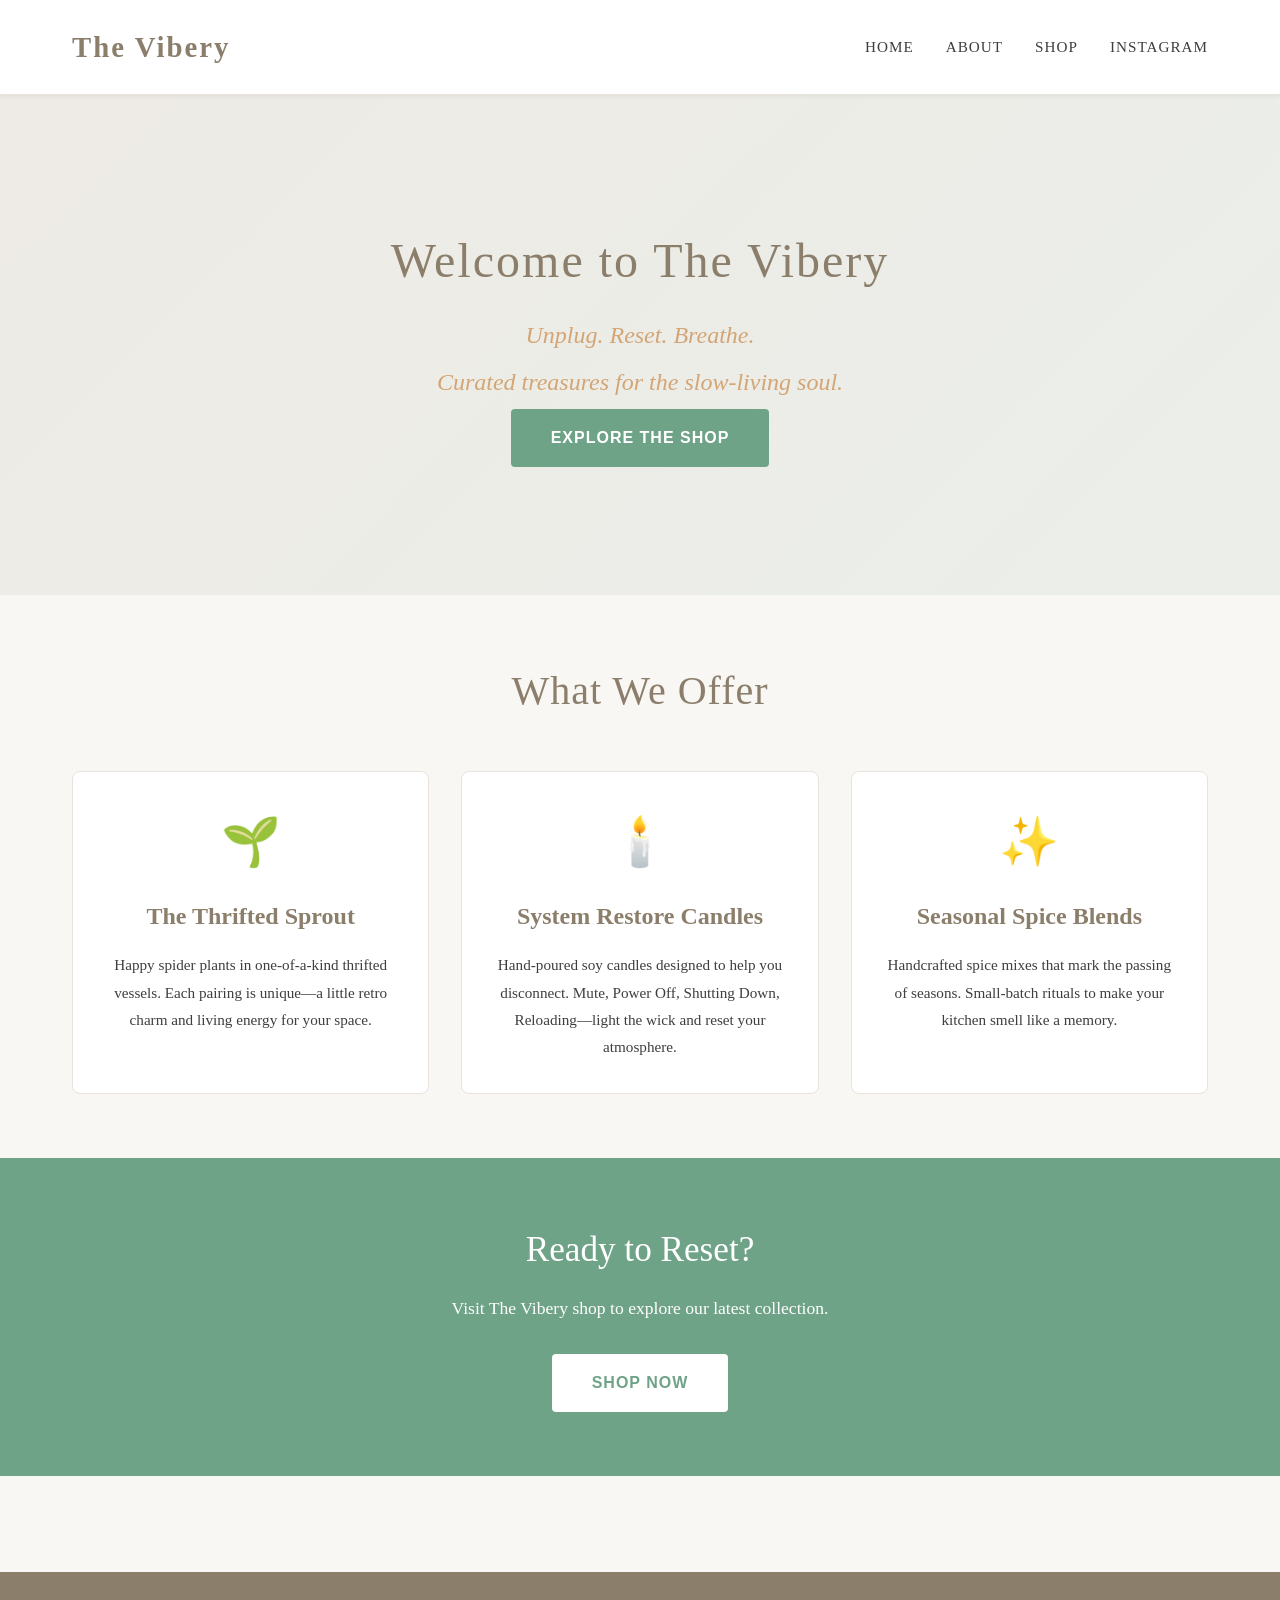
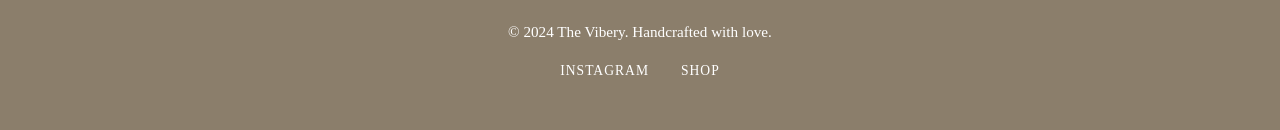
<file: index.html>
<!DOCTYPE html>
<html lang="en">
<head>
    <meta charset="UTF-8">
    <meta name="viewport" content="width=device-width, initial-scale=1.0">
    <title>The Vibery | Slow Living & Good Vibes</title>
    <link rel="stylesheet" href="style.css">
</head>
<body>
    <!-- Navigation -->
    <nav class="navbar">
        <div class="nav-container">
            <h1 class="logo">The Vibery</h1>
            <ul class="nav-links">
                <li><a href="index.html">Home</a></li>
                <li><a href="about.html">About</a></li>
                <li><a href="https://viberycartel.bigcartel.com/" target="_blank">Shop</a></li>
                <li><a href="https://instagram.com/viberary_archives" target="_blank">Instagram</a></li>
            </ul>
        </div>
    </nav>

    <!-- Hero Section -->
    <section class="hero">
        <div class="hero-content">
            <h2>Welcome to The Vibery</h2>
            <p>Unplug. Reset. Breathe.</p>
            <p class="hero-subtext">Curated treasures for the slow-living soul.</p>
            <a href="https://viberycartel.bigcartel.com/" class="cta-button">Explore the Shop</a>
        </div>
    </section>

    <!-- Featured Products Section -->
    <section class="featured">
        <h2>What We Offer</h2>
        <div class="product-grid">
            <!-- Product 1: Spider Plants -->
            <div class="product-card">
                <div class="product-icon">🌱</div>
                <h3>The Thrifted Sprout</h3>
                <p>Happy spider plants in one-of-a-kind thrifted vessels. Each pairing is unique—a little retro charm and living energy for your space.</p>
            </div>

            <!-- Product 2: Candles -->
            <div class="product-card">
                <div class="product-icon">🕯️</div>
                <h3>System Restore Candles</h3>
                <p>Hand-poured soy candles designed to help you disconnect. Mute, Power Off, Shutting Down, Reloading—light the wick and reset your atmosphere.</p>
            </div>

            <!-- Product 3: Spice Mixes -->
            <div class="product-card">
                <div class="product-icon">✨</div>
                <h3>Seasonal Spice Blends</h3>
                <p>Handcrafted spice mixes that mark the passing of seasons. Small-batch rituals to make your kitchen smell like a memory.</p>
            </div>
        </div>
    </section>

    <!-- Call to Action -->
    <section class="cta">
        <h2>Ready to Reset?</h2>
        <p>Visit The Vibery shop to explore our latest collection.</p>
        <a href="https://viberycartel.bigcartel.com/" class="cta-button">Shop Now</a>
    </section>

    <!-- Footer -->
    <footer>
        <div class="footer-content">
            <p>&copy; 2024 The Vibery. Handcrafted with love.</p>
            <div class="social-links">
                <a href="https://instagram.com/viberary_archives" target="_blank">Instagram</a>
                <a href="https://viberycartel.bigcartel.com/" target="_blank">Shop</a>
            </div>
        </div>
    </footer>
</body>
</html>
</file>
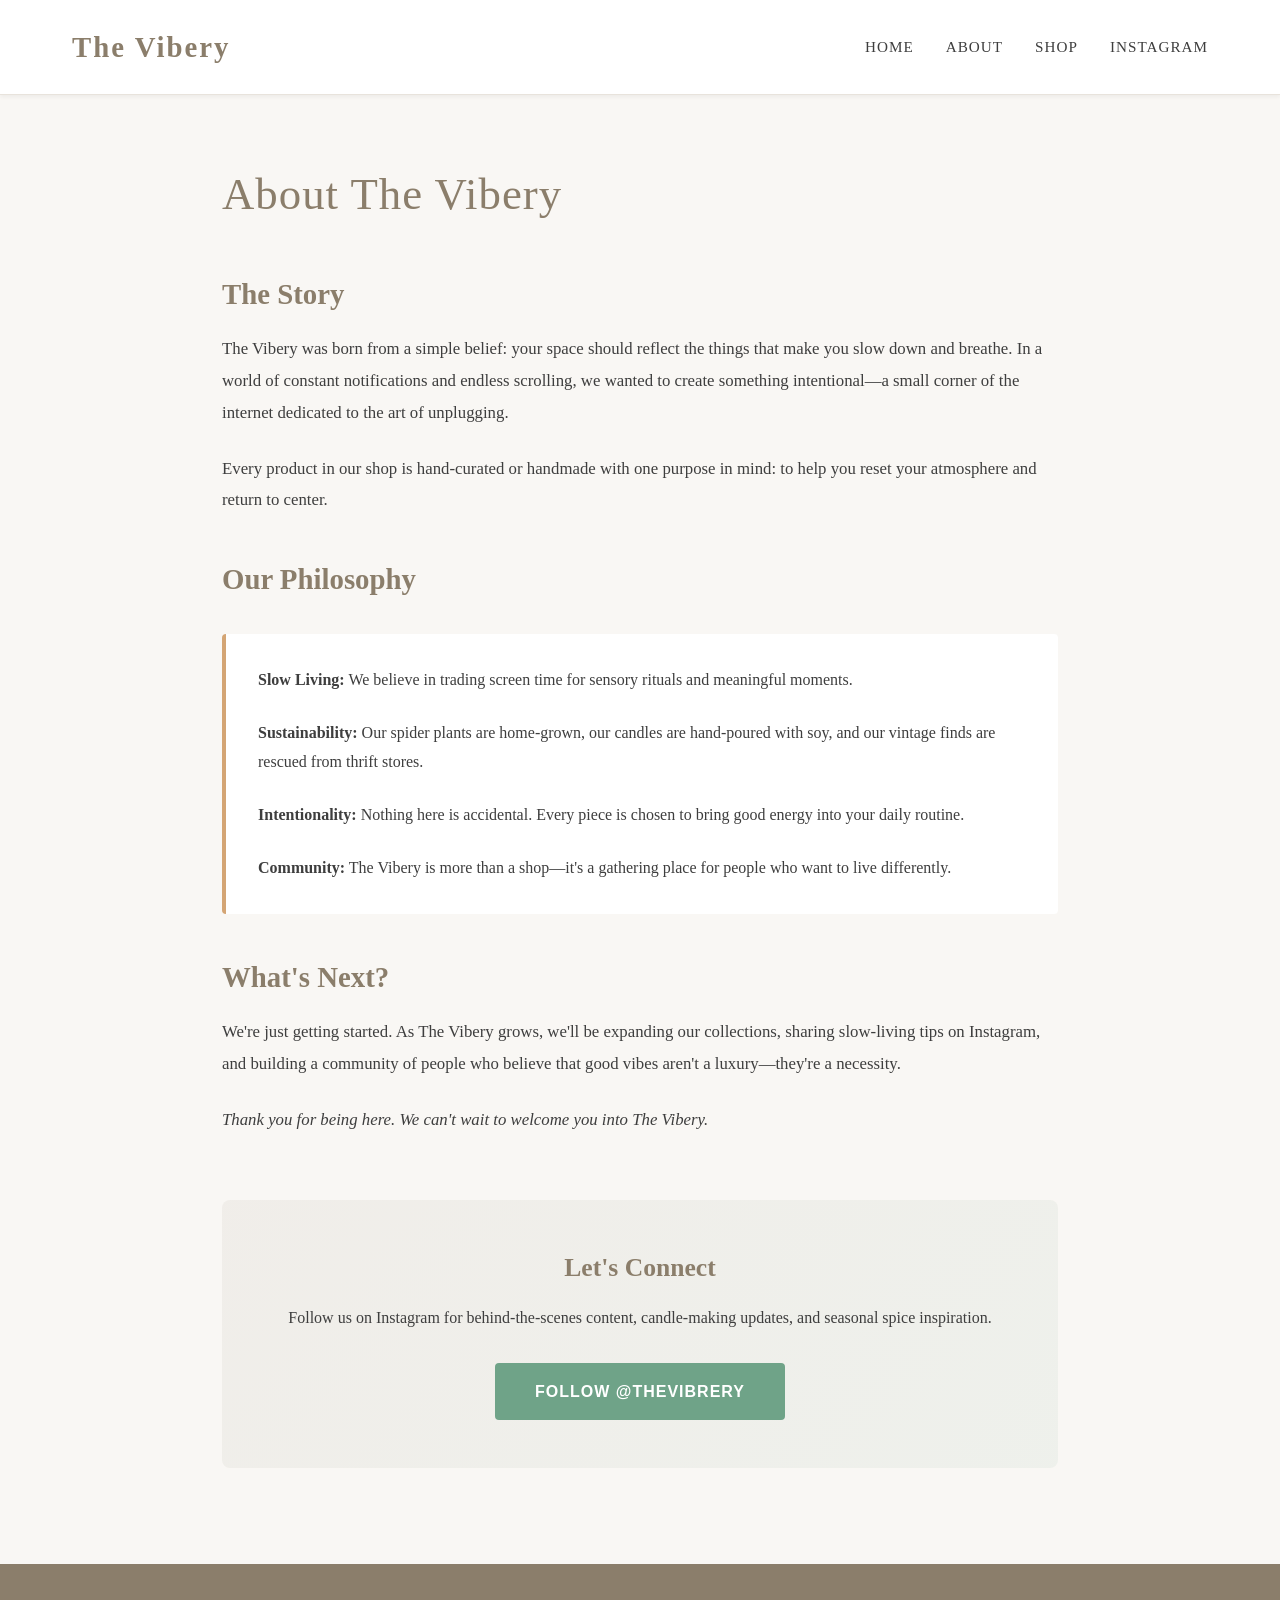
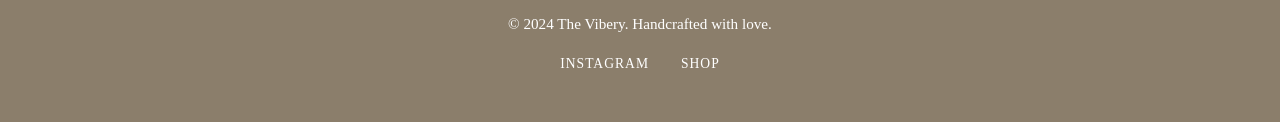
<file: about.html>
<!DOCTYPE html>
<html lang="en">
<head>
    <meta charset="UTF-8">
    <meta name="viewport" content="width=device-width, initial-scale=1.0">
    <title>About The Vibery</title>
    <link rel="stylesheet" href="style.css">
</head>
<body>
    <!-- Navigation -->
    <nav class="navbar">
        <div class="nav-container">
            <h1 class="logo">The Vibery</h1>
            <ul class="nav-links">
                <li><a href="index.html">Home</a></li>
                <li><a href="about.html">About</a></li>
                <li><a href="https://viberycartel.bigcartel.com/" target="_blank">Shop</a></li>
                <li><a href="https://instagram.com/viberary_archives" target="_blank">Instagram</a></li>
            </ul>
        </div>
    </nav>

    <!-- About Section -->
    <section class="about-section">
        <div class="about-container">
            <h1>About The Vibery</h1>
            
            <div class="about-content">
                <h2>The Story</h2>
                <p>The Vibery was born from a simple belief: your space should reflect the things that make you slow down and breathe. In a world of constant notifications and endless scrolling, we wanted to create something intentional—a small corner of the internet dedicated to the art of unplugging.</p>
                
                <p>Every product in our shop is hand-curated or handmade with one purpose in mind: to help you reset your atmosphere and return to center.</p>

                <h2>Our Philosophy</h2>
                <ul class="philosophy-list">
                    <li><strong>Slow Living:</strong> We believe in trading screen time for sensory rituals and meaningful moments.</li>
                    <li><strong>Sustainability:</strong> Our spider plants are home-grown, our candles are hand-poured with soy, and our vintage finds are rescued from thrift stores.</li>
                    <li><strong>Intentionality:</strong> Nothing here is accidental. Every piece is chosen to bring good energy into your daily routine.</li>
                    <li><strong>Community:</strong> The Vibery is more than a shop—it's a gathering place for people who want to live differently.</li>
                </ul>

                <h2>What's Next?</h2>
                <p>We're just getting started. As The Vibery grows, we'll be expanding our collections, sharing slow-living tips on Instagram, and building a community of people who believe that good vibes aren't a luxury—they're a necessity.</p>

                <p><em>Thank you for being here. We can't wait to welcome you into The Vibery.</em></p>
            </div>

            <div class="about-cta">
                <h3>Let's Connect</h3>
                <p>Follow us on Instagram for behind-the-scenes content, candle-making updates, and seasonal spice inspiration.</p>
                <a href="https://instagram.com/viberary_archives" class="cta-button" target="_blank">Follow @thevibrery</a>
            </div>
        </div>
    </section>

    <!-- Footer -->
    <footer>
        <div class="footer-content">
            <p>&copy; 2024 The Vibery. Handcrafted with love.</p>
            <div class="social-links">
                <a href="https://instagram.com/viberary_archives" target="_blank">Instagram</a>
                <a href="https://viberycartel.bigcartel.com/" target="_blank">Shop</a>
            </div>
        </div>
    </footer>
</body>
</html>
</file>
<file: style.css>
/* ===========================
   GLOBAL STYLES
   =========================== */

* {
    margin: 0;
    padding: 0;
    box-sizing: border-box;
}

:root {
    --primary-color: #8B7E6B;      /* Warm taupe */
    --secondary-color: #D4A574;    /* Soft gold */
    --accent-color: #6FA388;       /* Sage green */
    --light-bg: #F9F7F4;           /* Warm white */
    --dark-text: #3E3E3E;          /* Charcoal */
    --border-color: #E8E3DC;       /* Light tan */
}

body {
    font-family: 'Georgia', serif;
    color: var(--dark-text);
    background-color: var(--light-bg);
    line-height: 1.6;
}

/* ===========================
   NAVIGATION
   =========================== */

.navbar {
    background-color: white;
    border-bottom: 1px solid var(--border-color);
    position: sticky;
    top: 0;
    z-index: 100;
    box-shadow: 0 2px 4px rgba(0, 0, 0, 0.05);
}

.nav-container {
    max-width: 1200px;
    margin: 0 auto;
    padding: 1.5rem 2rem;
    display: flex;
    justify-content: space-between;
    align-items: center;
}

.logo {
    font-size: 1.8rem;
    font-weight: 600;
    color: var(--primary-color);
    letter-spacing: 2px;
}

.nav-links {
    list-style: none;
    display: flex;
    gap: 2rem;
}

.nav-links a {
    text-decoration: none;
    color: var(--dark-text);
    font-size: 0.95rem;
    transition: color 0.3s ease;
    text-transform: uppercase;
    letter-spacing: 1px;
}

.nav-links a:hover {
    color: var(--accent-color);
}

/* ===========================
   HERO SECTION
   =========================== */

.hero {
    background: linear-gradient(135deg, rgba(139, 126, 107, 0.1), rgba(111, 163, 136, 0.1));
    padding: 6rem 2rem;
    text-align: center;
    min-height: 500px;
    display: flex;
    align-items: center;
    justify-content: center;
}

.hero-content h2 {
    font-size: 3rem;
    color: var(--primary-color);
    margin-bottom: 1rem;
    font-weight: 400;
    letter-spacing: 2px;
}

.hero-content p {
    font-size: 1.5rem;
    color: var(--secondary-color);
    margin-bottom: 0.5rem;
    font-style: italic;
}

.hero-subtext {
    font-size: 1.1rem;
    color: var(--dark-text);
    margin-bottom: 2rem;
}

.cta-button {
    display: inline-block;
    background-color: var(--accent-color);
    color: white;
    padding: 1rem 2.5rem;
    text-decoration: none;
    border-radius: 4px;
    font-size: 1rem;
    font-family: 'Arial', sans-serif;
    font-weight: 600;
    transition: all 0.3s ease;
    text-transform: uppercase;
    letter-spacing: 1px;
}

.cta-button:hover {
    background-color: var(--primary-color);
    transform: translateY(-2px);
    box-shadow: 0 4px 12px rgba(111, 163, 136, 0.3);
}

/* ===========================
   FEATURED PRODUCTS SECTION
   =========================== */

.featured {
    max-width: 1200px;
    margin: 4rem auto;
    padding: 0 2rem;
}

.featured h2 {
    text-align: center;
    font-size: 2.5rem;
    color: var(--primary-color);
    margin-bottom: 3rem;
    font-weight: 400;
    letter-spacing: 1px;
}

.product-grid {
    display: grid;
    grid-template-columns: repeat(auto-fit, minmax(300px, 1fr));
    gap: 2rem;
}

.product-card {
    background: white;
    padding: 2rem;
    border-radius: 8px;
    text-align: center;
    border: 1px solid var(--border-color);
    transition: all 0.3s ease;
}

.product-card:hover {
    box-shadow: 0 8px 20px rgba(139, 126, 107, 0.15);
    transform: translateY(-4px);
}

.product-icon {
    font-size: 3rem;
    margin-bottom: 1rem;
}

.product-card h3 {
    font-size: 1.5rem;
    color: var(--primary-color);
    margin-bottom: 1rem;
    font-weight: 600;
}

.product-card p {
    color: var(--dark-text);
    font-size: 0.95rem;
    line-height: 1.8;
}

/* ===========================
   CTA SECTION
   =========================== */

.cta {
    background-color: var(--accent-color);
    color: white;
    padding: 4rem 2rem;
    text-align: center;
    margin: 4rem 0;
}

.cta h2 {
    font-size: 2.2rem;
    margin-bottom: 1rem;
    font-weight: 400;
}

.cta p {
    font-size: 1.1rem;
    margin-bottom: 2rem;
}

.cta .cta-button {
    background-color: white;
    color: var(--accent-color);
}

.cta .cta-button:hover {
    background-color: var(--light-bg);
}

/* ===========================
   ABOUT SECTION
   =========================== */

.about-section {
    max-width: 900px;
    margin: 4rem auto;
    padding: 0 2rem;
}

.about-container h1 {
    font-size: 2.8rem;
    color: var(--primary-color);
    margin-bottom: 2rem;
    font-weight: 400;
    letter-spacing: 1px;
}

.about-content h2 {
    font-size: 1.8rem;
    color: var(--primary-color);
    margin-top: 2.5rem;
    margin-bottom: 1rem;
    font-weight: 600;
}

.about-content p {
    font-size: 1.05rem;
    line-height: 1.9;
    color: var(--dark-text);
    margin-bottom: 1.5rem;
}

.philosophy-list {
    list-style: none;
    padding: 2rem;
    background-color: white;
    border-left: 4px solid var(--secondary-color);
    border-radius: 4px;
    margin: 2rem 0;
}

.philosophy-list li {
    margin-bottom: 1.5rem;
    font-size: 1rem;
    line-height: 1.8;
}

.philosophy-list li:last-child {
    margin-bottom: 0;
}

.about-cta {
    background: linear-gradient(135deg, rgba(139, 126, 107, 0.08), rgba(111, 163, 136, 0.08));
    padding: 3rem 2rem;
    border-radius: 8px;
    text-align: center;
    margin-top: 4rem;
}

.about-cta h3 {
    font-size: 1.6rem;
    color: var(--primary-color);
    margin-bottom: 1rem;
}

.about-cta p {
    margin-bottom: 2rem;
    color: var(--dark-text);
}

/* ===========================
   FOOTER
   =========================== */

footer {
    background-color: var(--primary-color);
    color: white;
    padding: 3rem 2rem;
    margin-top: 6rem;
    text-align: center;
}

.footer-content p {
    margin-bottom: 1rem;
    font-size: 0.95rem;
}

.social-links {
    display: flex;
    justify-content: center;
    gap: 2rem;
}

.social-links a {
    color: white;
    text-decoration: none;
    transition: opacity 0.3s ease;
    text-transform: uppercase;
    font-size: 0.85rem;
    letter-spacing: 1px;
}

.social-links a:hover {
    opacity: 0.8;
    text-decoration: underline;
}

/* ===========================
   RESPONSIVE DESIGN
   =========================== */

@media (max-width: 768px) {
    .nav-container {
        flex-direction: column;
        gap: 1.5rem;
    }

    .nav-links {
        flex-direction: column;
        gap: 1rem;
        text-align: center;
    }

    .hero-content h2 {
        font-size: 2rem;
    }

    .hero-content p {
        font-size: 1.2rem;
    }

    .featured h2 {
        font-size: 1.8rem;
    }

    .product-grid {
        grid-template-columns: 1fr;
    }

    .cta h2 {
        font-size: 1.6rem;
    }

    .about-container h1 {
        font-size: 2rem;
    }

    .about-content h2 {
        font-size: 1.4rem;
    }
}

@media (max-width: 480px) {
    .logo {
        font-size: 1.3rem;
    }

    .hero {
        padding: 3rem 1rem;
        min-height: 350px;
    }

    .hero-content h2 {
        font-size: 1.6rem;
    }

    .cta-button {
        padding: 0.8rem 1.5rem;
        font-size: 0.85rem;
    }

    .featured {
        margin: 2rem auto;
    }

    .featured h2 {
        font-size: 1.5rem;
    }
}
</file>
